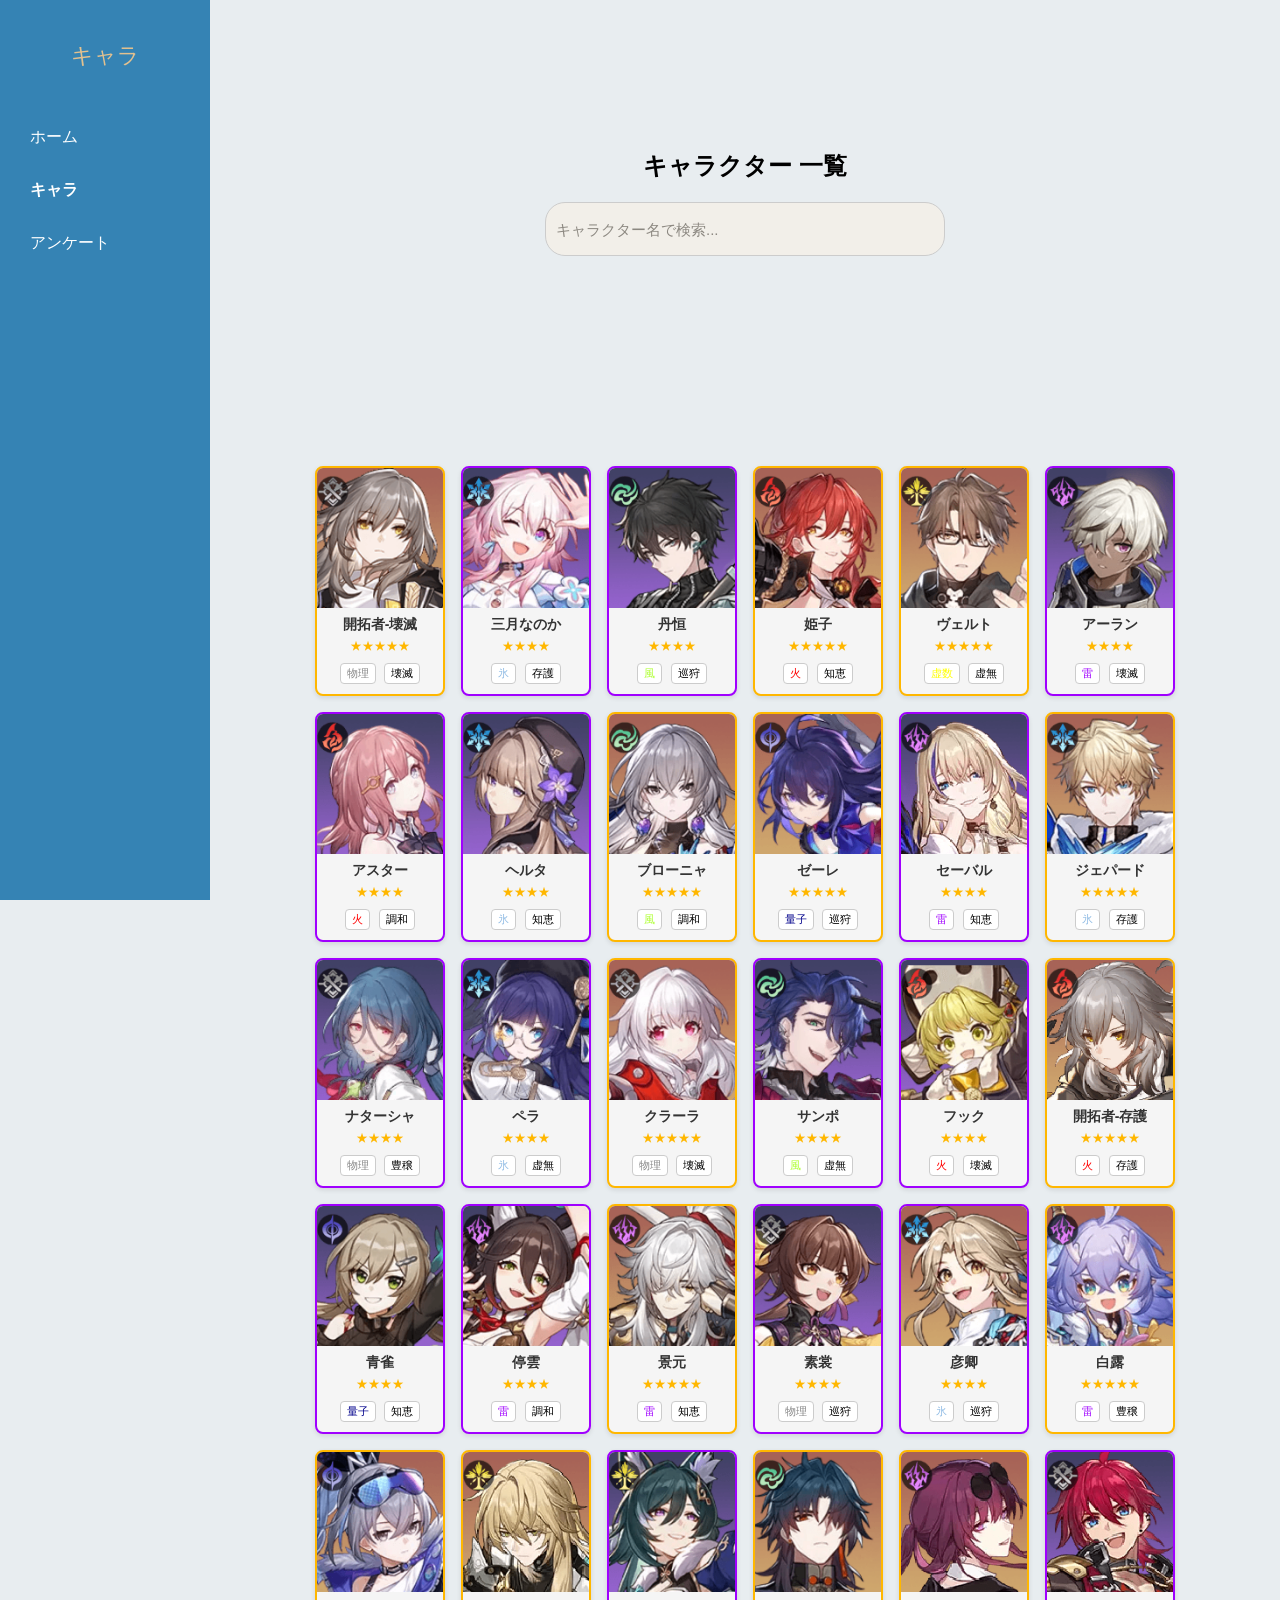
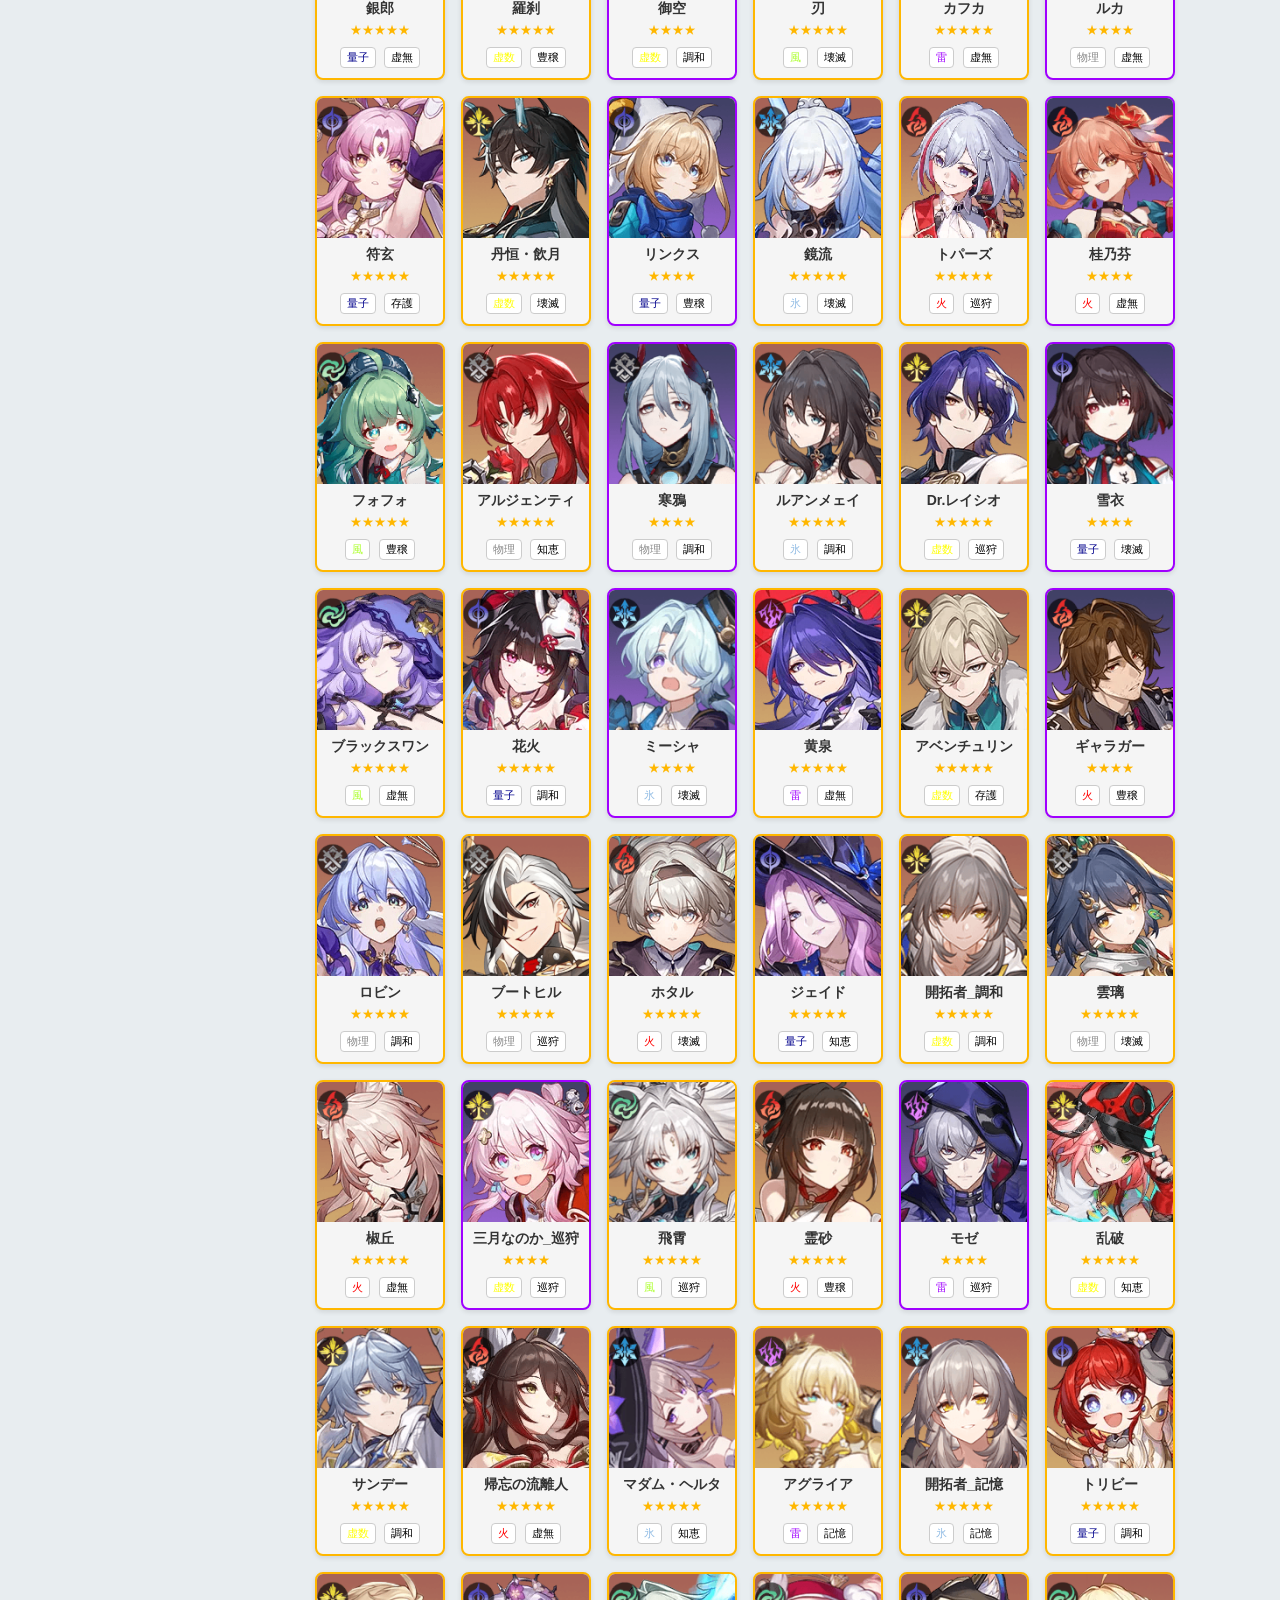
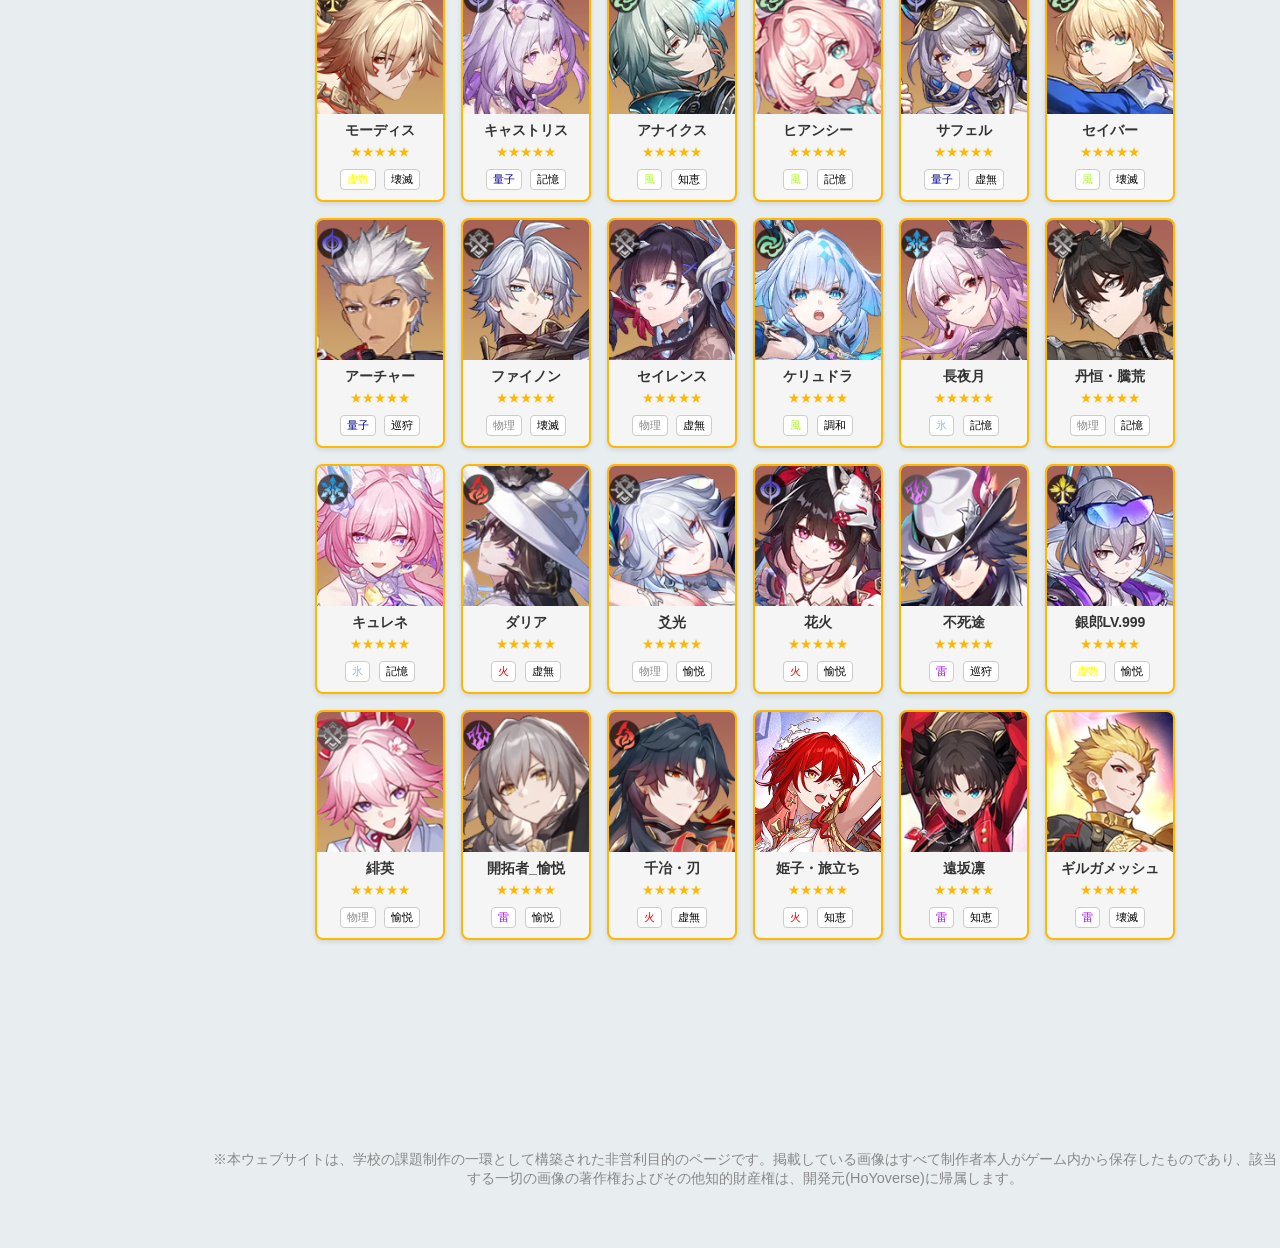
<file: character.html>
<!DOCTYPE html>
<html lang="ja">

<head>
    <meta charset="UTF-8">
    <meta name="viewport" content="width=device-width, initial-scale=1.0">
    <title>キャラ</title>
    <link rel="stylesheet" href="css/style.css">
</head>

<body>
    <div class="sideber">
        <h2>キャラ</h2>
        <a href="index.html">ホーム</a>
        <a href="character.html" class="active">キャラ</a>
        <a href="questionnaire.html">アンケート</a>
    </div>

    <main class="main-content">
        <section class="character-section">
            <h2>キャラクター 一覧</h2>
            <div style="text-align: center; margin-bottom: 20px;">
                <input type="text" id="searchInput" placeholder="キャラクター名で検索..."
                    style="width: 80%; max-width: 400px; padding: 10px; border-radius: 20px; border: 1px solid #ccc;">
            </div>

            <div class="character-grid">

                <div class="character-card star5" data-name="開拓者-壊滅">
                    <img src="img/開拓者.png">
                    <div class="character">
                        <h3><a href="https://wiki.hoyolab.com/pc/hsr/entry/6" target="_blank">開拓者-壊滅</a></h3>
                        <p class="rarity">★★★★★</p>
                        <span class="physical">物理</span>
                        <span class="Destruction">壊滅</span>
                    </div>
                </div>

                <div class="character-card star4" data-name="三月なのか">
                    <img src="img/三月なのか.png">
                    <div class="character">
                        <h3><a href="https://wiki.hoyolab.com/pc/hsr/entry/7" target="_blank">三月なのか</a></h3>
                        <p class="rarity">★★★★</p>
                        <span class="ice">氷</span>
                        <span class="Preservation">存護</span>
                    </div>
                </div>

                <div class="character-card star4" data-name="丹恒">
                    <img src="img/丹恒.png">
                    <div class="character">
                        <h3><a href="https://wiki.hoyolab.com/pc/hsr/entry/8" target="_blank">丹恒</a></h3>
                        <p class="rarity">★★★★</p>
                        <span class="wind">風</span>
                        <span class="Hunt">巡狩</span>
                    </div>
                </div>

                <div class="character-card star5" data-name="姫子">
                    <img src="img/姫子.png">
                    <div class="character">
                        <h3><a href="https://wiki.hoyolab.com/pc/hsr/entry/9" target="_blank">姫子</a></h3>
                        <p class="rarity">★★★★★</p>
                        <span class="fier">火</span>
                        <span class="Erudition">知恵</span>
                    </div>
                </div>

                <div class="character-card star5" data-name="ヴェルト">
                    <img src="img/ヴェルト.png">
                    <div class="character">
                        <h3><a href="https://wiki.hoyolab.com/pc/hsr/entry/10" target="_blank">ヴェルト</a></h3>
                        <p class="rarity">★★★★★</p>
                        <span class="imaginary">虚数</span>
                        <span class="Nihility">虚無</span>
                    </div>
                </div>

                <div class="character-card star4" data-name="アーラン">
                    <img src="img/アーラン.png">
                    <div class="character">
                        <h3><a href="https://wiki.hoyolab.com/pc/hsr/entry/11" target="_blank">アーラン</a></h3>
                        <p class="rarity">★★★★</p>
                        <span class="lightning">雷</span>
                        <span class="Destruction">壊滅</span>
                    </div>
                </div>

                <div class="character-card star4" data-name="アスター">
                    <img src="img/アスター.png">
                    <div class="character">
                        <h3><a href="https://wiki.hoyolab.com/pc/hsr/entry/12" target="_blank">アスター</a></h3>
                        <p class="rarity">★★★★</p>
                        <span class="fier">火</span>
                        <span class="Harmony">調和</span>
                    </div>
                </div>

                <div class="character-card star4" data-name="ヘルタ">
                    <img src="img/ヘルタ.png">
                    <div class="character">
                        <h3><a href="https://wiki.hoyolab.com/pc/hsr/entry/13" target="_blank">ヘルタ</a></h3>
                        <p class="rarity">★★★★</p>
                        <span class="ice">氷</span>
                        <span class="Erudition">知恵</span>
                    </div>
                </div>

                <div class="character-card star5" data-name="ブローニャ">
                    <img src="img/ブローニャ.png">
                    <div class="character">
                        <h3><a href="https://wiki.hoyolab.com/pc/hsr/entry/14" target="_blank">ブローニャ</a></h3>
                        <p class="rarity">★★★★★</p>
                        <span class="wind">風</span>
                        <span class="Harmony">調和</span>
                    </div>
                </div>

                <div class="character-card star5" data-name="ゼーレ">
                    <img src="img/ゼーレ.png">
                    <div class="character">
                        <h3><a href="https://wiki.hoyolab.com/pc/hsr/entry/15" target="_blank">ゼーレ</a></h3>
                        <p class="rarity">★★★★★</p>
                        <span class="quantum">量子</span>
                        <span class="Hunt">巡狩</span>
                    </div>
                </div>

                <div class="character-card star4" data-name="セーバル">
                    <img src="img/セーバル.png">
                    <div class="character">
                        <h3><a href="https://wiki.hoyolab.com/pc/hsr/entry/16" target="_blank">セーバル</a></h3>
                        <p class="rarity">★★★★</p>
                        <span class="lightning">雷</span>
                        <span class="Erudition">知恵</span>
                    </div>
                </div>

                <div class="character-card star5" data-name="ジェパード">
                    <img src="img/ジェパード.png">
                    <div class="character">
                        <h3><a href="http://wiki.hoyolab.com/pc/hsr/entry/17" target="_blank">ジェパード</a></h3>
                        <p class="rarity">★★★★★</p>
                        <span class="ice">氷</span>
                        <span class="Preservation">存護</span>
                    </div>
                </div>

                <div class="character-card star4" data-name="ナターシャ">
                    <img src="img/ナターシャ.png">
                    <div class="character">
                        <h3><a href="https://wiki.hoyolab.com/pc/hsr/entry/18" target="_blank">ナターシャ</a></h3>
                        <p class="rarity">★★★★</p>
                        <span class="physical">物理</span>
                        <span class="Abundance">豊穣</span>
                    </div>
                </div>

                <div class="character-card star4" data-name="ペラ">
                    <img src="img/ペラ.png">
                    <div class="character">
                        <h3><a href="https://wiki.hoyolab.com/pc/hsr/entry/19" target="_blank">ペラ</a></h3>
                        <p class="rarity">★★★★</p>
                        <span class="ice">氷</span>
                        <span class="Nihility">虚無</span>
                    </div>
                </div>

                <div class="character-card star5" data-name="クラーラ">
                    <img src="img/クラーラ.png">
                    <div class="character">
                        <h3><a href="https://wiki.hoyolab.com/pc/hsr/entry/20" target="_blank">クラーラ</a></h3>
                        <p class="rarity">★★★★★</p>
                        <span class="physical">物理</span>
                        <span class="Destruction">壊滅</span>
                    </div>
                </div>

                <div class="character-card star4" data-name="サンポ">
                    <img src="img/サンポ.png">
                    <div class="character">
                        <h3><a href="https://wiki.hoyolab.com/pc/hsr/entry/21" target="_blank">サンポ</a></h3>
                        <p class="rarity">★★★★</p>
                        <span class="wind">風</span>
                        <span class="Nihility">虚無</span>
                    </div>
                </div>

                <div class="character-card star4" data-name="フック">
                    <img src="img/フック.png">
                    <div class="character">
                        <h3><a href="https://wiki.hoyolab.com/pc/hsr/entry/22" target="_blank">フック</a></h3>
                        <p class="rarity">★★★★</p>
                        <span class="fier">火</span>
                        <span class="Destruction">壊滅</span>
                    </div>
                </div>

                <div class="character-card star5" data-name="開拓者-存護">
                    <img src="img/開拓者_存護.png">
                    <div class="character">
                        <h3><a href="https://wiki.hoyolab.com/pc/hsr/entry/23" target="_blank">開拓者-存護</a></h3>
                        <p class="rarity">★★★★★</p>
                        <span class="fier">火</span>
                        <span class="Preservation">存護</span>
                    </div>
                </div>

                <div class="character-card star4" data-name="青雀">
                    <img src="img/青雀.png">
                    <div class="character">
                        <h3><a href="https://wiki.hoyolab.com/pc/hsr/entry/24" target="_blank">青雀</a></h3>
                        <p class="rarity">★★★★</p>
                        <span class="quantum">量子</span>
                        <span class="Erudition">知恵</span>
                    </div>
                </div>

                <div class="character-card star4" data-name="停雲">
                    <img src="img/停雲.png">
                    <div class="character">
                        <h3><a href="https://wiki.hoyolab.com/pc/hsr/entry/25" target="_blank">停雲</a></h3>
                        <p class="rarity">★★★★</p>
                        <span class="lightning">雷</span>
                        <span class="Harmony">調和</span>
                    </div>
                </div>

                <div class="character-card star5" data-name="景元">
                    <img src="img/景元.png">
                    <div class="character">
                        <h3><a href="https://wiki.hoyolab.com/pc/hsr/entry/26" target="_blank">景元</a></h3>
                        <p class="rarity">★★★★★</p>
                        <span class="lightning">雷</span>
                        <span class="Erudition">知恵</span>
                    </div>
                </div>

                <div class="character-card star4" data-name="素裳">
                    <img src="img/素裳.png">
                    <div class="character">
                        <h3><a href="https://wiki.hoyolab.com/pc/hsr/entry/27" target="_blank">素裳</a></h3>
                        <p class="rarity">★★★★</p>
                        <span class="physical">物理</span>
                        <span class="Hunt">巡狩</span>
                    </div>
                </div>

                <div class="character-card star4" data-name="彦卿">
                    <img src="img/彦卿.png">
                    <div class="character">
                        <h3><a href="https://wiki.hoyolab.com/pc/hsr/entry/28" target="_blank">彦卿</a></h3>
                        <p class="rarity">★★★★</p>
                        <span class="ice">氷</span>
                        <span class="Hunt">巡狩</span>
                    </div>
                </div>

                <div class="character-card star5" data-name="白露">
                    <img src="img/白露.png">
                    <div class="character">
                        <h3><a href="https://wiki.hoyolab.com/pc/hsr/entry/29" target="_blank">白露</a></h3>
                        <p class="rarity">★★★★★</p>
                        <span class="lightning">雷</span>
                        <span class="Abundance">豊穣</span>
                    </div>
                </div>

                <div class="character-card star5" data-name="銀郎">
                    <img src="img/銀郎.png">
                    <div class="character">
                        <h3><a href="https://wiki.hoyolab.com/pc/hsr/entry/29" target="_blank">銀郎</a></h3>
                        <p class="rarity">★★★★★</p>
                        <span class="quantum">量子</span>
                        <span class="Nihility">虚無</span>
                    </div>
                </div>

                <div class="character-card star5" data-name="羅刹">
                    <img src="img/羅刹.png">
                    <div class="character">
                        <h3><a href="https://wiki.hoyolab.com/pc/hsr/entry/711" target="_blank">羅刹</a></h3>
                        <p class="rarity">★★★★★</p>
                        <span class="imaginary">虚数</span>
                        <span class="Abundance">豊穣</span>
                    </div>
                </div>

                <div class="character-card star4" data-name="御空">
                    <img src="img/御空.png">
                    <div class="character">
                        <h3><a href="https://wiki.hoyolab.com/pc/hsr/entry/712" target="_blank">御空</a></h3>
                        <p class="rarity">★★★★</p>
                        <span class="imaginary">虚数</span>
                        <span class="Harmony">調和</span>
                    </div>
                </div>

                <div class="character-card star5" data-name="刃">
                    <img src="img/刃.png">
                    <div class="character">
                        <h3><a href="https://wiki.hoyolab.com/pc/hsr/entry/789" target="_blank">刃</a></h3>
                        <p class="rarity">★★★★★</p>
                        <span class="wind">風</span>
                        <span class="Destruction">壊滅</span>
                    </div>
                </div>

                <div class="character-card star5" data-name="カフカ">
                    <img src="img/カフカ.png">
                    <div class="character">
                        <h3><a href="https://wiki.hoyolab.com/pc/hsr/entry/791" target="_blank">カフカ</a></h3>
                        <p class="rarity">★★★★★</p>
                        <span class="lightning">雷</span>
                        <span class="Nihility">虚無</span>
                    </div>
                </div>

                <div class="character-card star4" data-name="ルカ">
                    <img src="img/ルカ.png">
                    <div class="character">
                        <h3><a href="https://wiki.hoyolab.com/pc/hsr/entry/801" target="_blank">ルカ</a></h3>
                        <p class="rarity">★★★★</p>
                        <span class="physical">物理</span>
                        <span class="Nihility">虚無</span>
                    </div>
                </div>

                <div class="character-card star5" data-name="符玄">
                    <img src="img/符玄.png">
                    <div class="character">
                        <h3><a href="https://wiki.hoyolab.com/pc/hsr/entry/804" target="_blank">符玄</a></h3>
                        <p class="rarity">★★★★★</p>
                        <span class="quantum">量子</span>
                        <span class="Preservation">存護</span>
                    </div>
                </div>

                <div class="character-card star5" data-name="丹恒・飲月">
                    <img src="img/丹恒・飲月.png">
                    <div class="character">
                        <h3><a href="https://wiki.hoyolab.com/pc/hsr/entry/1226" target="_blank">丹恒・飲月</a></h3>
                        <p class="rarity">★★★★★</p>
                        <span class="imaginary">虚数</span>
                        <span class="Destruction">壊滅</span>
                    </div>
                </div>

                <div class="character-card star4" data-name="リンクス">
                    <img src="img/リンクス.png">
                    <div class="character">
                        <h3><a href="https://wiki.hoyolab.com/pc/hsr/entry/1228" target="_blank">リンクス</a></h3>
                        <p class="rarity">★★★★</p>
                        <span class="quantum">量子</span>
                        <span class="Abundance">豊穣</span>
                    </div>
                </div>

                <div class="character-card star5" data-name="鏡流">
                    <img src="img/鏡流.png">
                    <div class="character">
                        <h3><a href="https://wiki.hoyolab.com/pc/hsr/entry/1387" target="_blank">鏡流</a></h3>
                        <p class="rarity">★★★★★</p>
                        <span class="ice">氷</span>
                        <span class="Destruction">壊滅</span>
                    </div>
                </div>

                <div class="character-card star5" data-name="トパーズ">
                    <img src="img/トパーズ.png">
                    <div class="character">
                        <h3><a href="https://wiki.hoyolab.com/pc/hsr/entry/1389" target="_blank">トパーズ</a></h3>
                        <p class="rarity">★★★★★</p>
                        <span class="fier">火</span>
                        <span class="Hunt">巡狩</span>
                    </div>
                </div>

                <div class="character-card star4" data-name="桂乃芬">
                    <img src="img/桂乃芬.png">
                    <div class="character">
                        <h3><a href="https://wiki.hoyolab.com/pc/hsr/entry/1392" target="_blank">桂乃芬</a></h3>
                        <p class="rarity">★★★★</p>
                        <span class="fier">火</span>
                        <span class="Nihility">虚無</span>
                    </div>
                </div>

                <div class="character-card star5" data-name="フォフォ">
                    <img src="img/フォフォ.png">
                    <div class="character">
                        <h3><a href="https://wiki.hoyolab.com/pc/hsr/entry/1533" target="_blank">フォフォ</a></h3>
                        <p class="rarity">★★★★★</p>
                        <span class="wind">風</span>
                        <span class="Abundance">豊穣</span>
                    </div>
                </div>

                <div class="character-card star5" data-name="アルジェンティ">
                    <img src="img/アルジェンティ.png">
                    <div class="character">
                        <h3><a href="https://wiki.hoyolab.com/pc/hsr/entry/1535" target="_blank">アルジェンティ</a></h3>
                        <p class="rarity">★★★★★</p>
                        <span class="physical">物理</span>
                        <span class="Erudition">知恵</span>
                    </div>
                </div>

                <div class="character-card star4" data-name="寒鴉">
                    <img src="img/寒鴉.png">
                    <div class="character">
                        <h3><a href="https://wiki.hoyolab.com/pc/hsr/entry/1537" target="_blank">寒鴉</a></h3>
                        <p class="rarity">★★★★</p>
                        <span class="physical">物理</span>
                        <span class="Harmony">調和</span>
                    </div>
                </div>

                <div class="character-card star5" data-name="ルアンメェイ">
                    <img src="img/ルアンメェイ.png">
                    <div class="character">
                        <h3><a href="https://wiki.hoyolab.com/pc/hsr/entry/1638" target="_blank">ルアンメェイ</a></h3>
                        <p class="rarity">★★★★★</p>
                        <span class="ice">氷</span>
                        <span class="Harmony">調和</span>
                    </div>
                </div>

                <div class="character-card star5" data-name="Dr.レイシオ">
                    <img src="img/Dr.レイシオ.png">
                    <div class="character">
                        <h3><a href="https://wiki.hoyolab.com/pc/hsr/entry/1639" target="_blank">Dr.レイシオ</a></h3>
                        <p class="rarity">★★★★★</p>
                        <span class="imaginary">虚数</span>
                        <span class="Hunt">巡狩</span>
                    </div>
                </div>

                <div class="character-card star4" data-name="雪衣">
                    <img src="img/雪衣.png">
                    <div class="character">
                        <h3><a href="https://wiki.hoyolab.com/pc/hsr/entry/1640" target="_blank">雪衣</a></h3>
                        <p class="rarity">★★★★</p>
                        <span class="quantum">量子</span>
                        <span class="Destruction">壊滅</span>
                    </div>
                </div>

                <div class="character-card star5" data-name="ブラックスワン">
                    <img src="img/ブラックスワン.png">
                    <div class="character">
                        <h3><a href="https://wiki.hoyolab.com/pc/hsr/entry/1806" target="_blank">ブラックスワン</a></h3>
                        <p class="rarity">★★★★★</p>
                        <span class="wind">風</span>
                        <span class="Nihility">虚無</span>
                    </div>
                </div>

                <div class="character-card star5" data-name="花火">
                    <img src="img/花火.png">
                    <div class="character">
                        <h3><a href="https://wiki.hoyolab.com/pc/hsr/entry/1807" target="_blank">花火</a></h3>
                        <p class="rarity">★★★★★</p>
                        <span class="quantum">量子</span>
                        <span class="Harmony">調和</span>
                    </div>
                </div>

                <div class="character-card star4" data-name="ミーシャ">
                    <img src="img/ミーシャ.png">
                    <div class="character">
                        <h3><a href="https://wiki.hoyolab.com/pc/hsr/entry/1808" target="_blank">ミーシャ</a></h3>
                        <p class="rarity">★★★★</p>
                        <span class="ice">氷</span>
                        <span class="Destruction">壊滅</span>
                    </div>
                </div>

                <div class="character-card star5" data-name="黄泉">
                    <img src="img/黄泉.png">
                    <div class="character">
                        <h3><a href="https://wiki.hoyolab.com/pc/hsr/entry/1919" target="_blank">黄泉</a></h3>
                        <p class="rarity">★★★★★</p>
                        <span class="lightning">雷</span>
                        <span class="Nihility">虚無</span>
                    </div>
                </div>

                <div class="character-card star5" data-name="アベンチュリン">
                    <img src="img/アベンチュリン.png">
                    <div class="character">
                        <h3><a href="https://wiki.hoyolab.com/pc/hsr/entry/1920" target="_blank">アベンチュリン</a></h3>
                        <p class="rarity">★★★★★</p>
                        <span class="imaginary">虚数</span>
                        <span class="Preservation">存護</span>
                    </div>
                </div>

                <div class="character-card star4" data-name="ギャラガー">
                    <img src="img/ギャラガー.png">
                    <div class="character">
                        <h3><a href="https://wiki.hoyolab.com/pc/hsr/entry/1924" target="_blank">ギャラガー</a></h3>
                        <p class="rarity">★★★★</p>
                        <span class="fier">火</span>
                        <span class="Abundance">豊穣</span>
                    </div>
                </div>

                <div class="character-card star5" data-name="ロビン">
                    <img src="img/ロビン.png">
                    <div class="character">
                        <h3><a href="https://wiki.hoyolab.com/pc/hsr/entry/2366" target="_blank">ロビン</a></h3>
                        <p class="rarity">★★★★★</p>
                        <span class="physical">物理</span>
                        <span class="Harmony">調和</span>
                    </div>
                </div>

                <div class="character-card star5" data-name="ブートヒル">
                    <img src="img/ブートヒル.png">
                    <div class="character">
                        <h3><a href="https://wiki.hoyolab.com/pc/hsr/entry/2367" target="_blank">ブートヒル</a></h3>
                        <p class="rarity">★★★★★</p>
                        <span class="physical">物理</span>
                        <span class="Hunt">巡狩</span>
                    </div>
                </div>

                <div class="character-card star5" data-name="ホタル">
                    <img src="img/ホタル.png">
                    <div class="character">
                        <h3><a href="https://wiki.hoyolab.com/pc/hsr/entry/2494" target="_blank">ホタル</a></h3>
                        <p class="rarity">★★★★★</p>
                        <span class="fier">火</span>
                        <span class="Destruction">壊滅</span>
                    </div>
                </div>

                <div class="character-card star5" data-name="ジェイド">
                    <img src="img/ジェイド.png">
                    <div class="character">
                        <h3><a href="https://wiki.hoyolab.com/pc/hsr/entry/2495" target="_blank">ジェイド</a></h3>
                        <p class="rarity">★★★★★</p>
                        <span class="quantum">量子</span>
                        <span class="Erudition">知恵</span>
                    </div>
                </div>

                <div class="character-card star5" data-name="開拓者_調和">
                    <img src="img/開拓者_調和.png">
                    <div class="character">
                        <h3><a href="https://wiki.hoyolab.com/pc/hsr/entry/2511" target="_blank">開拓者_調和</a></h3>
                        <p class="rarity">★★★★★</p>
                        <span class="imaginary">虚数</span>
                        <span class="Harmony">調和</span>
                    </div>
                </div>

                <div class="character-card star5" data-name="雲璃">
                    <img src="img/雲璃.png">
                    <div class="character">
                        <h3><a href="https://wiki.hoyolab.com/pc/hsr/entry/2642" target="_blank">雲璃</a></h3>
                        <p class="rarity">★★★★★</p>
                        <span class="physical">物理</span>
                        <span class="Destruction">壊滅</span>
                    </div>
                </div>

                <div class="character-card star5" data-name="椒丘">
                    <img src="img/椒丘.png">
                    <div class="character">
                        <h3><a href="https://wiki.hoyolab.com/pc/hsr/entry/2643" target="_blank">椒丘</a></h3>
                        <p class="rarity">★★★★★</p>
                        <span class="fier">火</span>
                        <span class="Nihility">虚無</span>
                    </div>
                </div>

                <div class="character-card star4" data-name="三月なのか_巡狩">
                    <img src="img/三月なのか_巡狩.png">
                    <div class="character">
                        <h3><a href="https://wiki.hoyolab.com/pc/hsr/entry/2657" target="_blank">三月なのか_巡狩</a></h3>
                        <p class="rarity">★★★★</p>
                        <span class="imaginary">虚数</span>
                        <span class="Hunt">巡狩</span>
                    </div>
                </div>

                <div class="character-card star5" data-name="飛霄">
                    <img src="img/飛霄.png">
                    <div class="character">
                        <h3><a href="https://wiki.hoyolab.com/pc/hsr/entry/2947" target="_blank">飛霄</a></h3>
                        <p class="rarity">★★★★★</p>
                        <span class="wind">風</span>
                        <span class="Hunt">巡狩</span>
                    </div>
                </div>

                <div class="character-card star5" data-name="霊砂">
                    <img src="img/霊砂.png">
                    <div class="character">
                        <h3><a href="https://wiki.hoyolab.com/pc/hsr/entry/2948" target="_blank">霊砂</a></h3>
                        <p class="rarity">★★★★★</p>
                        <span class="fier">火</span>
                        <span class="Abundance">豊穣</span>
                    </div>
                </div>

                <div class="character-card star4" data-name="モゼ">
                    <img src="img/モゼ.png">
                    <div class="character">
                        <h3><a href="https://wiki.hoyolab.com/pc/hsr/entry/2949" target="_blank">モゼ</a></h3>
                        <p class="rarity">★★★★</p>
                        <span class="lightning">雷</span>
                        <span class="Hunt">巡狩</span>
                    </div>
                </div>

                <div class="character-card star5" data-name="乱破">
                    <img src="img/乱破.png">
                    <div class="character">
                        <h3><a href="https://wiki.hoyolab.com/pc/hsr/entry/3057" target="_blank">乱破</a></h3>
                        <p class="rarity">★★★★★</p>
                        <span class="imaginary">虚数</span>
                        <span class="Erudition">知恵</span>
                    </div>
                </div>

                <div class="character-card star5" data-name="サンデー">
                    <img src="img/サンデー.png">
                    <div class="character">
                        <h3><a href="https://wiki.hoyolab.com/pc/hsr/entry/3150" target="_blank">サンデー</a></h3>
                        <p class="rarity">★★★★★</p>
                        <span class="imaginary">虚数</span>
                        <span class="Harmony">調和</span>
                    </div>
                </div>

                <div class="character-card star5" data-name="帰忘の流離人">
                    <img src="img/帰忘の流離人.png">
                    <div class="character">
                        <h3><a href="https://wiki.hoyolab.com/pc/hsr/entry/3151" target="_blank">帰忘の流離人</a></h3>
                        <p class="rarity">★★★★★</p>
                        <span class="fier">火</span>
                        <span class="Nihility">虚無</span>
                    </div>
                </div>

                <div class="character-card star5" data-name="マダム・ヘルタ">
                    <img src="img/マダム・ヘルタ.png">
                    <div class="character">
                        <h3><a href="https://wiki.hoyolab.com/pc/hsr/entry/3285" target="_blank">マダム・ヘルタ</a></h3>
                        <p class="rarity">★★★★★</p>
                        <span class="ice">氷</span>
                        <span class="Erudition">知恵</span>
                    </div>
                </div>

                <div class="character-card star5" data-name="アグライア">
                    <img src="img/アグライア.png">
                    <div class="character">
                        <h3><a href="https://wiki.hoyolab.com/pc/hsr/entry/3286" target="_blank">アグライア</a></h3>
                        <p class="rarity">★★★★★</p>
                        <span class="lightning">雷</span>
                        <span class="Remembrance">記憶</span>
                    </div>
                </div>

                <div class="character-card star5" data-name="開拓者_記憶">
                    <img src="img/開拓者_記憶.png">
                    <div class="character">
                        <h3><a href="https://wiki.hoyolab.com/pc/hsr/entry/3287" target="_blank">開拓者_記憶</a></h3>
                        <p class="rarity">★★★★★</p>
                        <span class="ice">氷</span>
                        <span class="Remembrance">記憶</span>
                    </div>
                </div>

                <div class="character-card star5" data-name="トリビー">
                    <img src="img/トリビー.png">
                    <div class="character">
                        <h3><a href="https://wiki.hoyolab.com/pc/hsr/entry/3322" target="_blank">トリビー</a></h3>
                        <p class="rarity">★★★★★</p>
                        <span class="quantum">量子</span>
                        <span class="Harmony">調和</span>
                    </div>
                </div>

                <div class="character-card star5" data-name="モーディス">
                    <img src="img/モーディス.png">
                    <div class="character">
                        <h3><a href="https://wiki.hoyolab.com/pc/hsr/entry/3324" target="_blank">モーディス</a></h3>
                        <p class="rarity">★★★★★</p>
                        <span class="imaginary">虚数</span>
                        <span class="Destruction">壊滅</span>
                    </div>
                </div>

                <div class="character-card star5" data-name="キャストリス">
                    <img src="img/キャストリス.png">
                    <div class="character">
                        <h3><a href="https://wiki.hoyolab.com/pc/hsr/entry/3560" target="_blank">キャストリス</a></h3>
                        <p class="rarity">★★★★★</p>
                        <span class="quantum">量子</span>
                        <span class="Remembrance">記憶</span>
                    </div>
                </div>

                <div class="character-card star5" data-name="アナイクス">
                    <img src="img/アナイクス.png">
                    <div class="character">
                        <h3><a href="https://wiki.hoyolab.com/pc/hsr/entry/3561" target="_blank">アナイクス</a></h3>
                        <p class="rarity">★★★★★</p>
                        <span class="wind">風</span>
                        <span class="Erudition">知恵</span>
                    </div>
                </div>

                <div class="character-card star5" data-name="ヒアンシー">
                    <img src="img/ヒアンシー.png">
                    <div class="character">
                        <h3><a href="https://wiki.hoyolab.com/pc/hsr/entry/3688" target="_blank">ヒアンシー</a></h3>
                        <p class="rarity">★★★★★</p>
                        <span class="wind">風</span>
                        <span class="Remembrance">記憶</span>
                    </div>
                </div>

                <div class="character-card star5" data-name="サフェル">
                    <img src="img/サフェル.png">
                    <div class="character">
                        <h3><a href="https://wiki.hoyolab.com/pc/hsr/entry/3691" target="_blank">サフェル</a></h3>
                        <p class="rarity">★★★★★</p>
                        <span class="quantum">量子</span>
                        <span class="Nihility">虚無</span>
                    </div>
                </div>

                <div class="character-card star5" data-name="セイバー">
                    <img src="img/セイバー.png">
                    <div class="character">
                        <h3><a href="https://wiki.hoyolab.com/pc/hsr/entry/3767" target="_blank">セイバー</a></h3>
                        <p class="rarity">★★★★★</p>
                        <span class="wind">風</span>
                        <span class="Destruction">壊滅</span>
                    </div>
                </div>

                <div class="character-card star5" data-name="アーチャー">
                    <img src="img/アーチャー.png">
                    <div class="character">
                        <h3><a href="https://wiki.hoyolab.com/pc/hsr/entry/3768" target="_blank">アーチャー</a></h3>
                        <p class="rarity">★★★★★</p>
                        <span class="quantum">量子</span>
                        <span class="Hunt">巡狩</span>
                    </div>
                </div>

                <div class="character-card star5" data-name="ファイノン">
                    <img src="img/ファイノン.png">
                    <div class="character">
                        <h3><a href="https://wiki.hoyolab.com/pc/hsr/entry/3769" target="_blank">ファイノン</a></h3>
                        <p class="rarity">★★★★★</p>
                        <span class="physical">物理</span>
                        <span class="Destruction">壊滅</span>
                    </div>
                </div>

                <div class="character-card star5" data-name="セイレンス">
                    <img src="img/セイレンス.png">
                    <div class="character">
                        <h3><a href="https://wiki.hoyolab.com/pc/hsr/entry/3885" target="_blank">セイレンス</a></h3>
                        <p class="rarity">★★★★★</p>
                        <span class="physical">物理</span>
                        <span class="Nihility">虚無</span>
                    </div>
                </div>

                <div class="character-card star5" data-name="ケリュドラ">
                    <img src="img/ケリュドラ.png">
                    <div class="character">
                        <h3><a href="https://wiki.hoyolab.com/pc/hsr/entry/3886" target="_blank">ケリュドラ</a></h3>
                        <p class="rarity">★★★★★</p>
                        <span class="wind">風</span>
                        <span class="Harmony">調和</span>
                    </div>
                </div>

                <div class="character-card star5" data-name="長夜月">
                    <img src="img/長夜月.png">
                    <div class="character">
                        <h3><a href="https://wiki.hoyolab.com/pc/hsr/entry/3956" target="_blank">長夜月</a></h3>
                        <p class="rarity">★★★★★</p>
                        <span class="ice">氷</span>
                        <span class="Remembrance">記憶</span>
                    </div>
                </div>

                <div class="character-card star5" data-name="丹恒・騰荒">
                    <img src="img/丹恒・騰荒.png">
                    <div class="character">
                        <h3><a href="https://wiki.hoyolab.com/pc/hsr/entry/3957" target="_blank">丹恒・騰荒</a></h3>
                        <p class="rarity">★★★★★</p>
                        <span class="physical">物理</span>
                        <span class="Remembrance">記憶</span>
                    </div>
                </div>

                <div class="character-card star5" data-name="キュレネ">
                    <img src="img/キュレネ.png">
                    <div class="character">
                        <h3><a href="https://wiki.hoyolab.com/pc/hsr/entry/4003" target="_blank">キュレネ</a></h3>
                        <p class="rarity">★★★★★</p>
                        <span class="ice">氷</span>
                        <span class="Remembrance">記憶</span>
                    </div>
                </div>

                <div class="character-card star5" data-name="ダリア">
                    <img src="img/ダリア.png">
                    <div class="character">
                        <h3><a href="https://wiki.hoyolab.com/pc/hsr/entry/4060" target="_blank">ダリア</a></h3>
                        <p class="rarity">★★★★★</p>
                        <span class="fier">火</span>
                        <span class="Nihility">虚無</span>
                    </div>
                </div>

                <div class="character-card star5" data-name="爻光">
                    <img src="img/爻光.png">
                    <div class="character">
                        <h3><a href="https://wiki.hoyolab.com/pc/hsr/entry/4736" target="_blank">爻光</a></h3>
                        <p class="rarity">★★★★★</p>
                        <span class="physical">物理</span>
                        <span class="Elation">愉悦</span>
                    </div>
                </div>

                <div class="character-card star5" data-name="花火">
                    <img src="img/花火.png">
                    <div class="character">
                        <h3><a href="https://wiki.hoyolab.com/pc/hsr/entry/4737" target="_blank">花火</a></h3>
                        <p class="rarity">★★★★★</p>
                        <span class="fier">火</span>
                        <span class="Elation">愉悦</span>
                    </div>
                </div>

                <div class="character-card star5" data-name="不死途">
                    <img src="img/不死途.png">
                    <div class="character">
                        <h3><a href="https://wiki.hoyolab.com/pc/hsr/entry/4781" target="_blank">不死途</a></h3>
                        <p class="rarity">★★★★★</p>
                        <span class="lightning">雷</span>
                        <span class="Hunt">巡狩</span>
                    </div>
                </div>

                <div class="character-card star5" data-name="銀郎LV.999">
                    <img src="img/銀郎LV.999.png">
                    <div class="character">
                        <h3><a href="https://wiki.hoyolab.com/pc/hsr/entry/4997" target="_blank">銀郎LV.999</a></h3>
                        <p class="rarity">★★★★★</p>
                        <span class="imaginary">虚数</span>
                        <span class="Elation">愉悦</span>
                    </div>
                </div>

                <div class="character-card star5" data-name="緋英">
                    <img src="img/緋英.png">
                    <div class="character">
                        <h3><a href="https://wiki.hoyolab.com/pc/hsr/entry/5005" target="_blank">緋英</a></h3>
                        <p class="rarity">★★★★★</p>
                        <span class="physical">物理</span>
                        <span class="Elation">愉悦</span>
                    </div>
                </div>

                <div class="character-card star5" data-name="開拓者_愉悦">
                    <img src="img/開拓者_愉悦.png">
                    <div class="character">
                        <h3><a href="https://wiki.hoyolab.com/pc/hsr/entry/5006" target="_blank">開拓者_愉悦</a></h3>
                        <p class="rarity">★★★★★</p>
                        <span class="lightning">雷</span>
                        <span class="Elation">愉悦</span>
                    </div>
                </div>

                <div class="character-card star5" data-name="千冶・刃">
                    <img src="img/千冶・刃.png">
                    <div class="character">
                        <h3><a href="https://wiki.hoyolab.com/pc/hsr/entry/5217" target="_blank">千冶・刃</a></h3>
                        <p class="rarity">★★★★★</p>
                        <span class="fier">火</span>
                        <span class="Nihility">虚無</span>
                    </div>
                </div>

                <div class="character-card star5" data-name="姫子・旅立ち">
                    <img src="img/姫子・旅立ち.png">
                    <div class="character">
                        <h3><a href="https://wiki.hoyolab.com/pc/hsr/entry/5335" target="_blank">姫子・旅立ち</a></h3>
                        <p class="rarity">★★★★★</p>
                        <span class="fier">火</span>
                        <span class="Erudition">知恵</span>
                    </div>
                </div>

                <div class="character-card star5" data-name="遠坂凛">
                    <img src="img/遠坂凛.png">
                    <div class="character">
                        <h3><a href="https://wiki.hoyolab.com/pc/hsr/entry/5339" target="_blank">遠坂凛</a></h3>
                        <p class="rarity">★★★★★</p>
                        <span class="lightning">雷</span>
                        <span class="Erudition">知恵</span>
                    </div>
                </div>

                <div class="character-card star5" data-name="ギルガメッシュ">
                    <img src="img/ギルガメッシュ.png">
                    <div class="character">
                        <h3><a href="https://wiki.hoyolab.com/pc/hsr/entry/5338" target="_blank">ギルガメッシュ</a></h3>
                        <p class="rarity">★★★★★</p>
                        <span class="lightning">雷</span>
                        <span class="Destruction">壊滅</span>
                    </div>
                </div>
            </div>
            <script>
                document.getElementById('searchInput').addEventListener('input', function () {
                    let filter = this.value.toLowerCase();
                    let cards = document.querySelectorAll('.character-card');

                    cards.forEach(card => {
                        let name = card.getAttribute('data-name').toLowerCase();
                        if (name.includes(filter)) {
                            card.style.display = "";
                        } else {
                            card.style.display = "none";
                        }
                    });
                });
            </script>
        </section>

        <footer>
            ※本ウェブサイトは、学校の課題制作の一環として構築された非営利目的のページです。掲載している画像はすべて制作者本人がゲーム内から保存したものであり、該当する一切の画像の著作権およびその他知的財産権は、開発元(HoYoverse)に帰属します。
        </footer>
    </main>
</body>

</html>
</file>
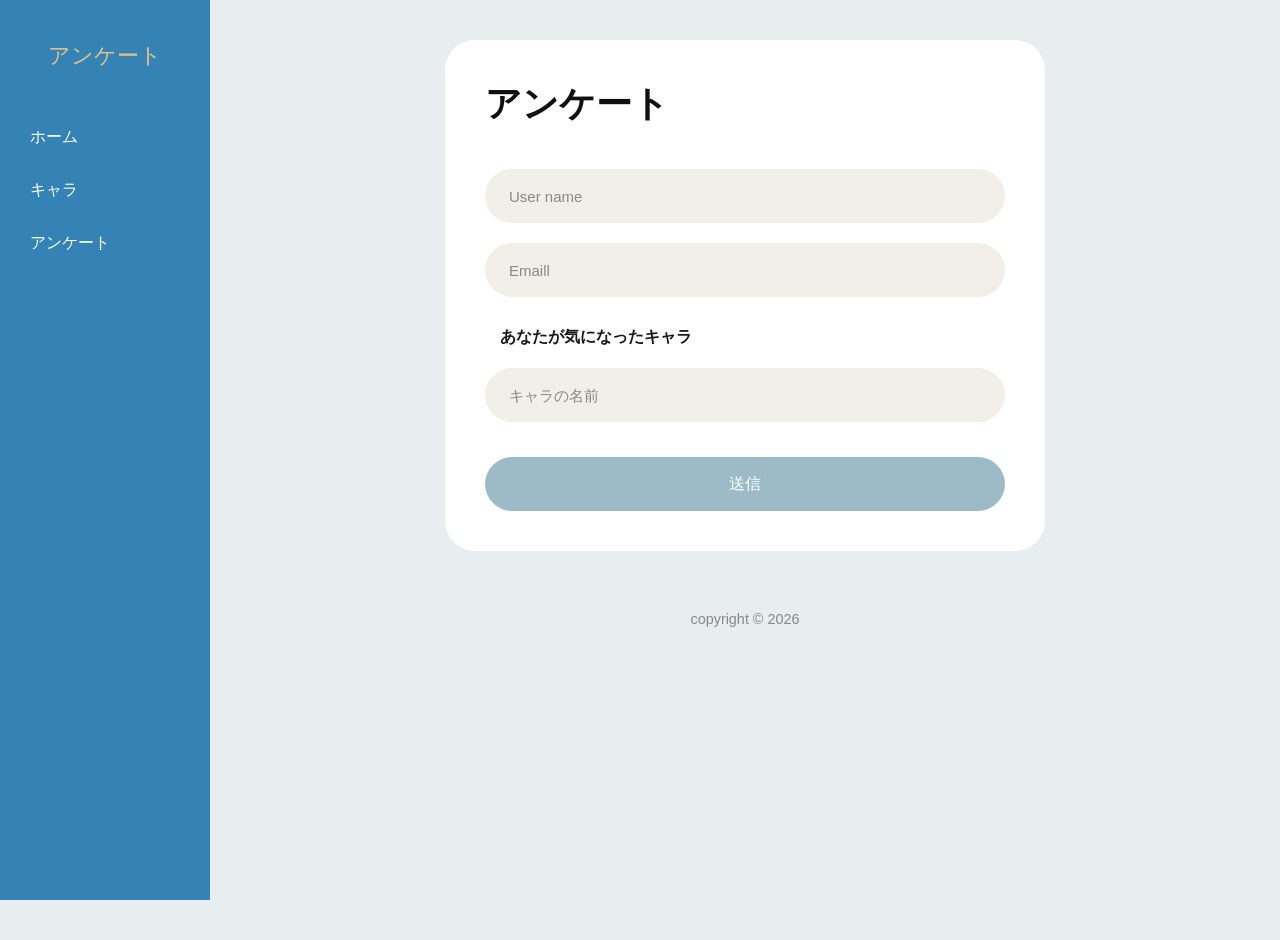
<file: questionnaire.html>
<!DOCTYPE html>
<html lang="en">
<head>
    <meta charset="UTF-8">
    <meta name="viewport" content="width=device-width, initial-scale=1.0">
    <title>アンケート</title>
    <link rel="stylesheet" href="css/style.css">
</head>
<body>
    <div class="sideber">
        <h2>アンケート</h2>
        <a href="index.html">ホーム</a>
        <a href="character.html">キャラ</a>
        <a href="questionnaire.html">アンケート</a>
    </div>
    <main class="main-content">
        <div class="card">
            <form>
                    <h1 style="color: #110f0f; font-size: 36px; text-align: left; margin-bottom: 20px;">アンケート</h1>
    
                     <input type="text" placeholder="User name">
                     <input type="email" placeholder="Emaill">
    
                    <p>あなたが気になったキャラ</p>
                     <input type="text" placeholder="キャラの名前">
    
                <button type="submit">送信</button>
            </form>
        </div>
        <footer>copyright © 2026</footer>
    </main>
    
</body>
</html>
</file>
<file: css/style.css>
* {
    box-sizing: border-box;
    margin: 0;
    padding: 0;
}

body {
    font-family: "Helvetica Neue", Arial, "Hiragino Kaku Gothic ProN", "Hiragino Sans", sans-serif;
    background-color: rgb(232, 237, 240);
    min-height: 100vh;
}

a {
    text-decoration: none;
}

.sideber {
    width: 210px;
    height: 100vh;
    background-color: rgb(53, 131, 180);
    position: fixed;
    top: 0;
    left: 0;
    padding-top: 40px;
    z-index: 10;
}

.sideber h2 {
    color: #e3c18f;
    font-size: 1.4rem;
    text-align: center;
    margin-bottom: 40px;
    font-weight: normal;
}

.sideber a {
    display: block;
    color: #ffffff;
    padding: 16px 20px;
    font-size: 1rem;
    padding-left: 30px;
    transition: background 0.2s ease;
}

.sideber a:hover {
    background: rgba(255, 255, 255, 0.15);
}

.sideber a.active {
    color: #ffffff; /* 文字を白のままにする */
    font-weight: bold;
}

.main-content {
    margin-left: 210px;
    padding-bottom: 40px;
}

.profile-card {
    
    background-image: 
        linear-gradient(to right, rgba(135, 206, 250, 1) 0%, rgba(135, 206, 250, 0.4) 50%, rgba(135, 206, 250, 0) 100%), 
        url('../img/背景写真.jpg');
    
    background-size: cover;
    background-position: center;

    height: 380px;
    display: flex;
    flex-direction: column;
    align-items: center;
    justify-content: center;
    text-align: center;
    padding: 0 20px;
}

.profile-card h1 {
    color: #bc9963;
    font-size: 4.2rem;
    margin-bottom: 15px;
    font-weight: normal;
    letter-spacing: 2px;
}

.profile-card .subtitle {
    font-size: 1.2rem;
    color: #111111;
    font-weight: bold;
    margin-bottom: 30px;
}

.btn-container {
    margin-top: 20px;
}

.download-btn {
    display: inline-block;
    background-color: #9c7857;
    color: #ffffff;
    font-size: 1.05rem;
    padding: 12px 50px;
    border-radius: 25px;
    border: 2px solid #cdb38b;
    box-shadow: 0 4px 10px rgba(0, 0, 0, 0.15);
    transition: all 0.2s ease;
}

.download-btn:hover {
    background-color: #856344;
}

.about-section {
    max-width: 1000px;
    margin: 40px auto;
    padding: 0 40px;
}

.about-section h2 {
    font-size: 1.6rem;
    color: #000000;
    margin-bottom: 25px;
    font-weight: bold;
}

.content-box {
    background-color: #ffffff;
    border: 1px solid #eed0d2;
    border-radius: 12px;
    padding: 35px;
    display: flex;
    gap: 40px;
    align-items: center;
}

.text-side {
    flex: 1.3;
}

.text-side p {
    font-size: 1.05rem;
    line-height: 1.9;
    margin-bottom: 25px;
    color: #111111;
}

.text-side p:last-child {
    margin-bottom: 0;
}

.hero-image-area {
    flex: 1;
}

.hero-image-area img {
    width: 100%;
    height: auto;
    display: block;
    border-radius: 8px;
    box-shadow: 0 4px 15px rgba(0, 0, 0, 0.15);
}

.circle-cotainer {
    display: flex;
    justify-content: center;
    gap: 20px;
    margin: 40px 0 20px 0;
}

.circle {
    width: 60px;
    height: 60px;
    border-radius: 50%;
    display: flex;
    align-items: center;
    justify-content: center;
    color: #ffffff;
    font-size: 0.85rem;
    font-weight: bold;
}

.youtube { background-color: #ff0000; }
.X { background-color: #000000; }

footer {
    text-align: center;
    padding: 20px 0;
    color: #888888;
    font-size: 0.9rem;
}

@media (max-width: 800px) {
    .content-box {
        flex-direction: column;
    }
}
.sidebar,.main-content{
    animation: s 2.5s;
}

.character-grid {
    display: flex;
    flex-wrap: wrap;    
    gap: 16px;          
    padding: 190px 40px;
    justify-content: center;
    max-width: 1000px;
    margin: 0 auto;
}




.character-card {
    width: 130px;       
    background-color: #f5f5f5; 
    border-radius: 8px; 
    overflow: hidden;   
    box-shadow: 0 2px 5px rgba(0,0,0,0.1); 
    text-align: center; 
    display: flex;
    flex-direction: column;
}

.character-section h2 {
    text-align: center;
    padding-top: 150px;
    margin-top: 0;
    margin-bottom: 20px;
}
.character-card img {
    width: 100%;        
    height: 140px;      
    object-fit: cover;  
    background-color: #ddd;
}


.character-card.star5 {
    border: 2px solid #ffb700; 
}


.character-card.star4 {
    border: 2px solid #a000ff; 
}


.character {
    padding: 8px;
}

.character h3 {
    margin: 0 0 4px 0;
    font-size: 14px;
}

.character p.rarity {
    margin: 0 0 6px 0;
    color: #ffb700;
    font-size: 12px;
}


.character span {
    display: inline-block;
    font-size: 11px;
    padding: 2px 6px;
    border-radius: 4px;
    margin: 2px;
    background-color: #fff;
    border: 1px solid #ccc;
}
.character span.wind{
    color: greenyellow;
}

.character span.ice{
    color: #8fbbe4;
}

.character span.fier{
    color: red;
}

.character span.physical{
    color: #888888;
}

.character span.imaginary{
    color: yellow;
}

.character span.lightning{
    color: #a000ff;
}

.character span.quantum{
    color: darkblue;
}

form {
    display: flex;
    flex-direction: column;
    gap: 20px;
    width: 100%;
    background-color: #ffffff;
    padding: 40px;
    border-radius: 30px;
    box-sizing: border-box;
    max-width: 600px;
    margin: 40px auto;
}

input {
    width: 100%;
    height: 54px;
    padding: 0 24px;
    border: none;
    border-radius: 30px;
    background-color: #f2efe9;
    font-size: 15px;
    color: #333;
    outline: none;
    box-sizing: border-box;

}

input::placeholder {
    color: #8c8881;
}

form p {
    margin: 10px 0 0 15px;
    font-weight: bold;
    font-size: 16px;
    text-align: left;
    color: #181818;
}

button {
    width: 100%;
    height: 54px;
    border: none;
    border-radius: 30px;
    background-color: #9dbbc7;
    color: white;
    font-size: 16px;
    cursor: pointer;
    margin-top: 15px;
    transition: background-color 0.3s ease;
    box-sizing: border-box;
    display: flex;
    justify-content: center;
    align-items: center;
}

button:hover {
    background-color: #5195a7;
}



.main-content {
    position: relative;
    z-index: 1;
}


.character h3 {
    position: relative;
    z-index: 5;
    margin: 0 0 4px 0;
    font-size: 14px;
}

.character h3 a {
    display: block;         
    color: #333333 !important; 
    text-decoration: none !important; 
    cursor: pointer !important;       
    pointer-events: auto !important;  
}


.character h3 a:hover {
    color: #3583b4 !important;       
    text-decoration: underline !important; 
}



.bottom-download-btn {
    margin-top: 80px !important; 
    display: inline-block;
}


.btn-container {
    display: flex;           
    flex-direction: column;  
    align-items: center;    
    gap: 10px;              
    margin-top: 50px;
}

.arrow-up {
    font-size: 50px;         
    color: #ca1111;            
    font-weight: bold;
}
</file>
